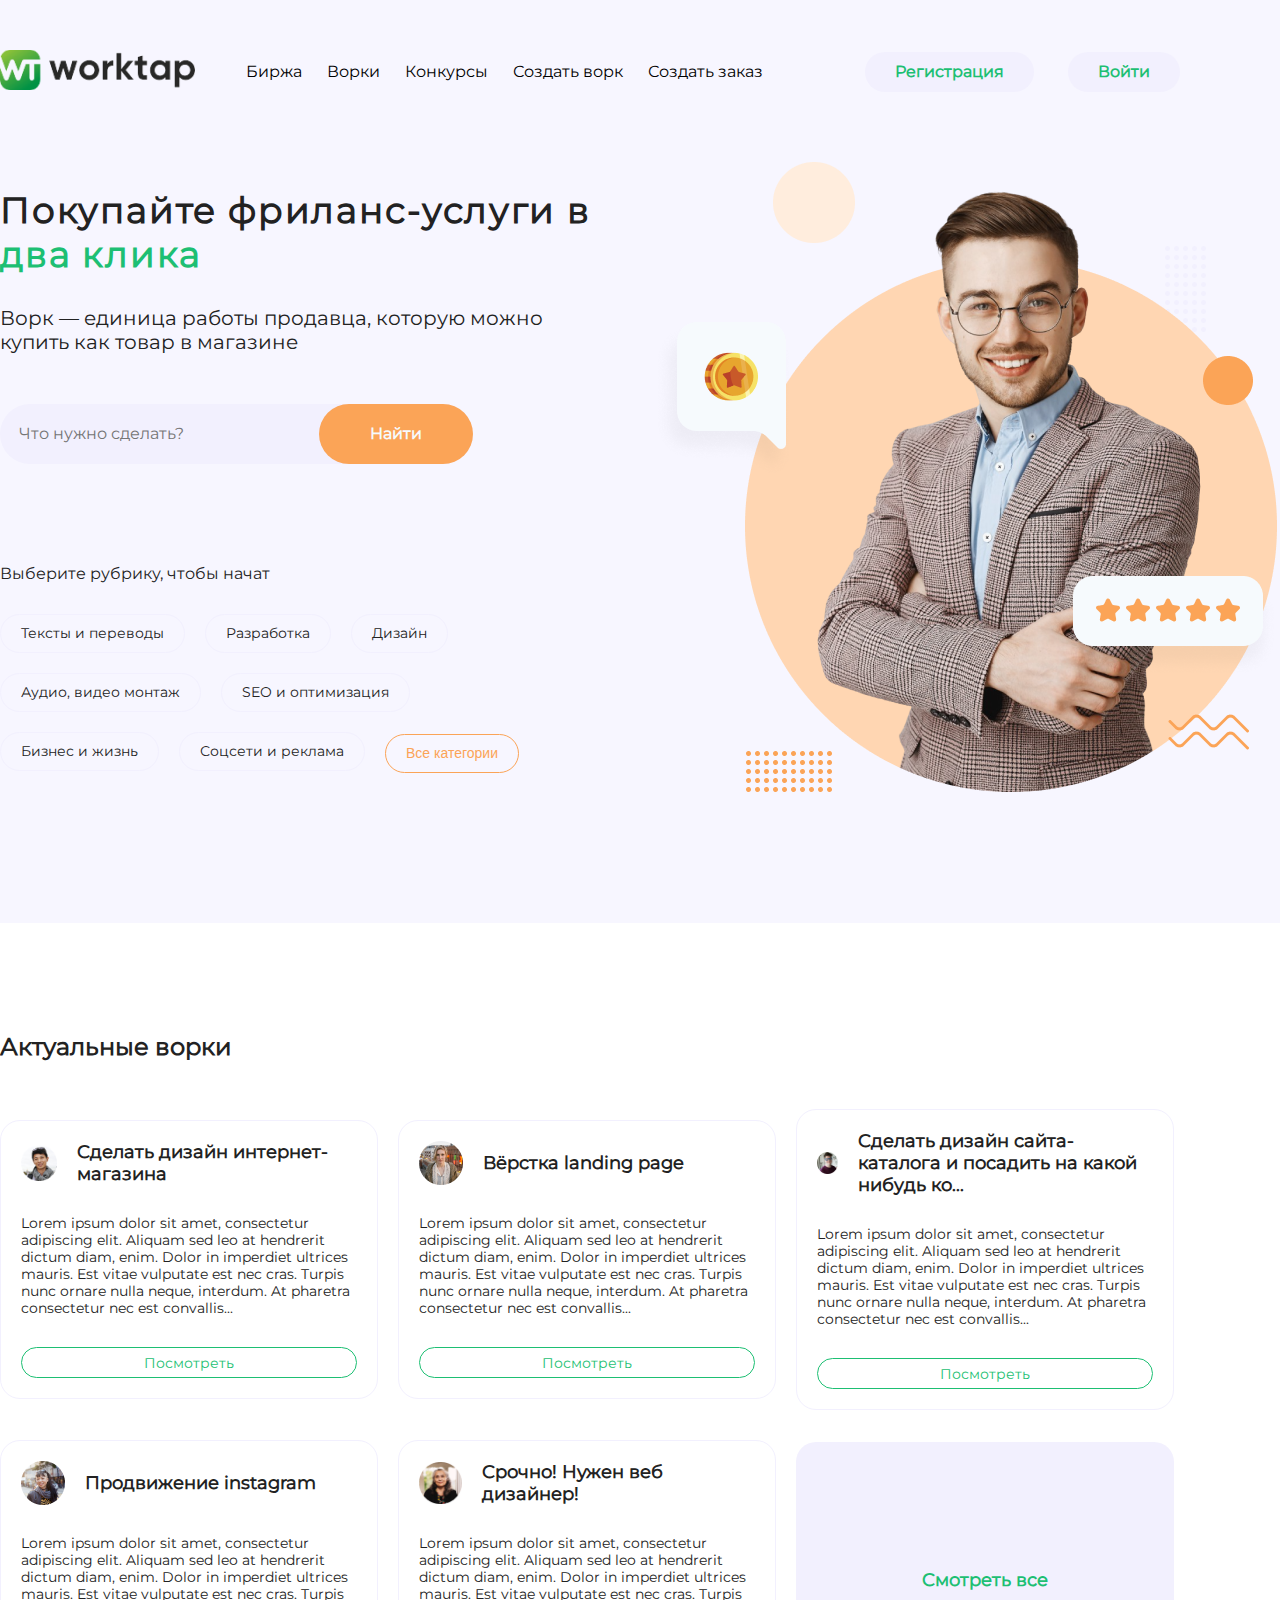
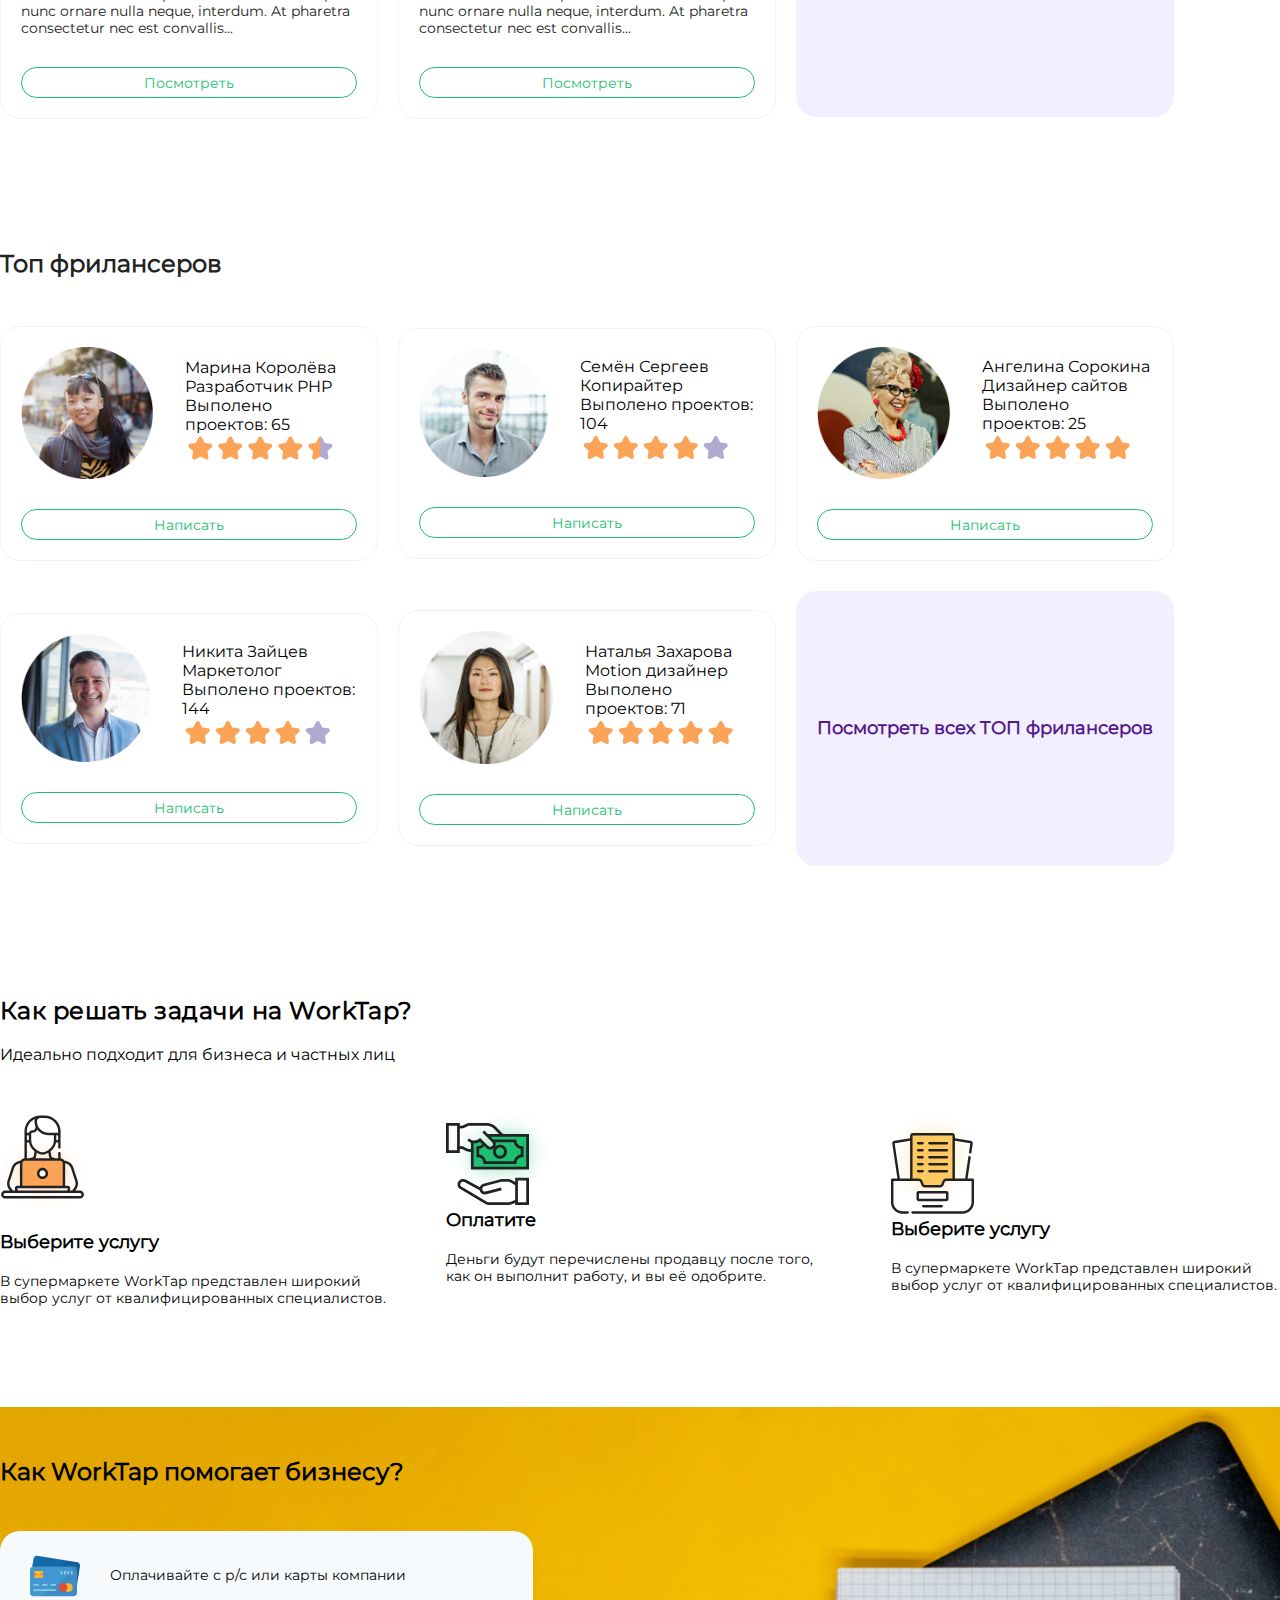
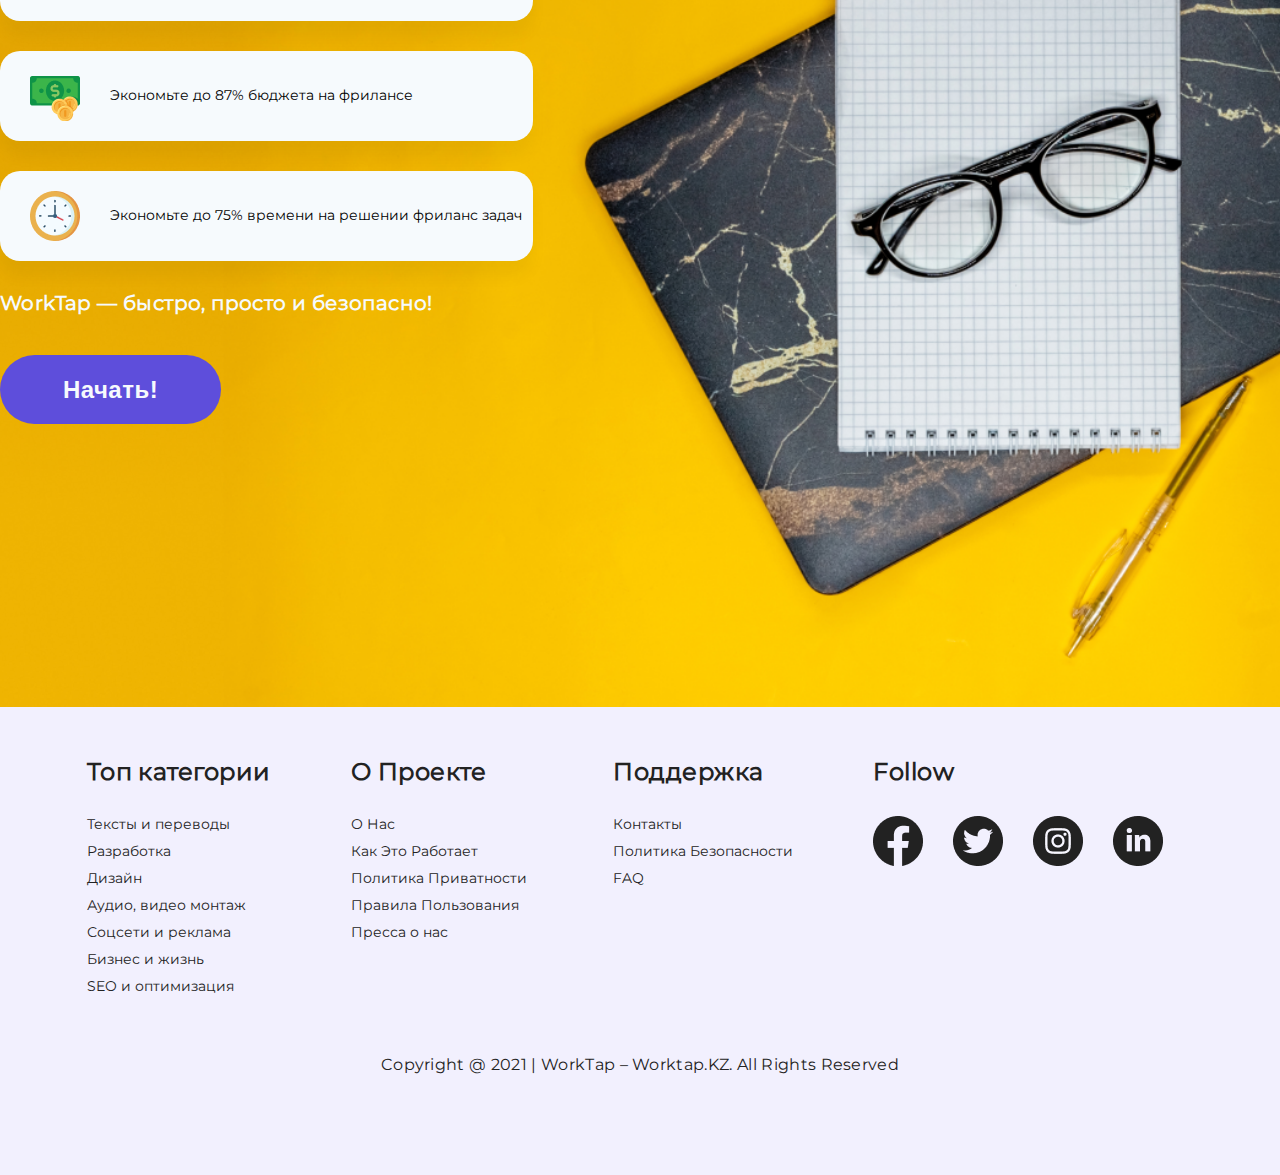
<file: index.html>
<!DOCTYPE html> 
<html lang="en"> 
<head> 
    <meta charset="UTF-8"> 
    <meta http-equiv="X-UA-Compatible" content="IE=edge"> 
    <meta name="viewport" content="width=device-width, initial-scale=1.0"> 
     
    <link rel="stylesheet" href="css/style.css"> 
    <title>Worktap</title> 
</head> 
<body style='overflow-x:hidden;'> 
    <section class="one"> 
        <div class="container"> 
            <header class="main_header"> 
                <div class="top_nav"> 
                    <div class="top_nav__logo"> 
                        <a href="#"> 
                            <img class="logo" src="img/image 3.png" alt=""> 
                        </a> 
                    </div> 
                    <ul class="top_nav__menu"> 
                        <li> 
                            <a href="birzha.html" class="top_nav__link">Биржа</a> 
                        </li> 
                        <li> 
                            <a href="" class="top_nav__link">Ворки</a> 
                        </li> 
                        <li> 
                            <a href="" class="top_nav__link">Конкурсы</a> 
                        </li> 
                        <li> 
                            <a href="" class="top_nav__link">Создать ворк</a> 
                        </li> 
                        <li> 
                            <a href="" class="top_nav__link">Создать заказ</a> 
                        </li> 
                    </ul> 
                    <div class="burger__top_nav"> 
                        <span></span> 
                        <span></span> 
                        <span></span> 
                        <span></span> 
                        <span></span> 
                    </div> 
                    <div class="top_nav__buttons"> 
                        <button class="registr">Регистрация</button> 
                        <button class="enter">Войти</button> 
                    </div> 
                </div> 
                <div class="content_one"> 
                    <div class="content_one__left"> 
                        <div class="zagolovok"> 
                            <p>Покупайте фриланс-услуги в <span class="colortext">два клика</span></p> 
                        </div> 
                        <div class="zagolovok_two"> 
                            <p>Ворк — единица работы продавца, которую можно купить как товар в магазине</p> 
                        </div> 
                        <form action="" class="text-center" id="index-bottom-form"> 
                            <input class="whattodo" type="text" placeholder="Что нужно сделать?"> 
                            <button class="nayti">Найти</button> 
                        </form> 
                        <fieldset class="categories"> 
                            <legend class="categories__title">Выберите рубрику, чтобы начат</legend> 
                            <div class="categories__text"> 
                                <label class="categories__label" for="text">Тексты и переводы</label> 
                            </div> 
                            <div class="categories__development"> 
                                <label class="categories__label" for="development">Разработка</label> 
                            </div> 
                            <div class="categories__design"> 
                                <label class="categories__label" for="design">Дизайн</label> 
                            </div> 
                            <div class="categories__editing"> 
                                <label class="categories__label" for="editing">Аудио, видео монтаж</label> 
                            </div> 
                            <div class="categories__seo"> 
                                <label class="categories__label" for="seo">SEO и оптимизация</label> 
                            </div> 
                            <div class="categories__business"> 
                                <label class="categories__label" for="business">Бизнес и жизнь</label> 
                            </div> 
                            <div class="categories__advert"> 
                                <label class="categories__label" for="advert">Соцсети и реклама</label> 
                            </div> 
                            <input class="categories__button" type="button" value="Все категории"> 
                        </fieldset> 
                    </div> 
                    <div class="content_one__right"> 
                        <div class="right_img"> 
                            <img src="img/img-main.png" alt=""> 
                        </div> 
                    </div> 
                </div> 
            </header> 
        </div> 
    </section> 
    <section class="two"> 
        <div class="container"> 
            <div class="two__title"> 
                <p>Актуальные ворки</p> 
            </div> 
            <div class="work_wrapper"> 
                <div class="work_cards work-item"> 
                    <header class="work_card__header"> 
                        <img class="work_card__img" src="img/work1.png" alt=""> 
                        <p class="work_card__name">Сделать дизайн интернет-магазина</p> 
                    </header> 
                    <p class="work_card__description"> 
                        Lorem ipsum dolor sit amet, consectetur adipiscing elit. Aliquam sed leo at hendrerit dictum diam, enim. Dolor in imperdiet ultrices mauris. Est vitae vulputate est nec cras. Turpis nunc ornare nulla neque, interdum. At pharetra consectetur nec est convallis... 
                    </p> 
                    <footer class="work_card__footer"> 
                        <a class="work_card__button" href="">Посмотреть</a> 
                    </footer> 
                </div> 
                <div class="work_cards work-item"> 
                    <header class="work_card__header"> 
                        <img class="work_card__img" src="img/work2.png" alt=""> 
                        <p class="work_card__name">Вёрстка landing page</p> 
                    </header> 
                    <p class="work_card__description"> 
                        Lorem ipsum dolor sit amet, consectetur adipiscing elit. Aliquam sed leo at hendrerit dictum diam, enim. Dolor in imperdiet ultrices mauris. Est vitae vulputate est nec cras. Turpis nunc ornare nulla neque, interdum. At pharetra consectetur nec est convallis... 
                    </p> 
                    <footer class="work_card__footer"> 
                        <a class="work_card__button" href="">Посмотреть</a> 
                    </footer> 
                </div> 
                <div class="work_cards work-item"> 
                    <header class="work_card__header"> 
                        <img class="work_card__img" src="img/work3.png" alt=""> 
                        <p class="work_card__name">Сделать дизайн сайта-каталога и посадить на какой нибудь ко...</p> 
                    </header> 
                    <p class="work_card__description"> 
                        Lorem ipsum dolor sit amet, consectetur adipiscing elit. Aliquam sed leo at hendrerit dictum diam, enim. Dolor in imperdiet ultrices mauris. Est vitae vulputate est nec cras. Turpis nunc ornare nulla neque, interdum. At pharetra consectetur nec est convallis... 
                    </p> 
                    <footer class="work_card__footer"> 
                        <a class="work_card__button" href="">Посмотреть</a> 
                    </footer> 
                </div> 
                <div class="work_cards work-item"> 
                    <header class="work_card__header"> 
                        <img class="work_card__img" src="img/work4.png" alt=""> 
                        <p class="work_card__name">Продвижение instagram </p> 
                    </header> 
                    <p class="work_card__description"> 
                        Lorem ipsum dolor sit amet, consectetur adipiscing elit. Aliquam sed leo at hendrerit dictum diam, enim. Dolor in imperdiet ultrices mauris. Est vitae vulputate est nec cras. Turpis nunc ornare nulla neque, interdum. At pharetra consectetur nec est convallis... 
                    </p> 
                    <footer class="work_card__footer"> 
                        <a class="work_card__button" href="">Посмотреть</a> 
                    </footer> 
                </div> 
                <div class="work_cards work-item"> 
                    <header class="work_card__header"> 
                        <img class="work_card__img" src="img/work5.png" alt=""> 
                        <p class="work_card__name">Срочно! Нужен веб дизайнер!</p> 
                    </header> 
                    <p class="work_card__description"> 
                        Lorem ipsum dolor sit amet, consectetur adipiscing elit. Aliquam sed leo at hendrerit dictum diam, enim. Dolor in imperdiet ultrices mauris. Est vitae vulputate est nec cras. Turpis nunc ornare nulla neque, interdum. At pharetra consectetur nec est convallis... 
                    </p> 
                    <footer class="work_card__footer"> 
                        <a class="work_card__button" href="">Посмотреть</a> 
                    </footer> 
                </div> 
                <div class="work_cards button-all"> 
                    <a class="work-card__button-all" href="">Смотреть все</a> 
                </div> 
            </div> 
        </div> 
    </section> 
    <section class="three"> 
        <div class="container"> 
            <div class="three__title"> 
                <p>Топ фрилансеров</p> 
            </div> 
            <div class="freelancer__wrapper"> 
                <div class="freelancer_cards freelancer-item"> 
                    <header class="freelancer_card__header"> 
                        <img class="freelancer_card__img" src="img/freelans1.png" alt=""> 
                        <div class="freelancer_info"> 
                            <p class="freelancer_card__name">Марина Королёва</p> 
                            <p class="freelancer_card__speciality">Разработчик PHP</p> 
                            <p class="freelancer_card__project_done">Выполено проектов: 65</p> 
                            <div class="freelancer_card__rates"> 
                                <img class="rate__star" src="img/Group1.png" alt="+"> 
                            </div> 
                        </div> 
                    </header> 
                    <footer class="freelancer_card__footer"> 
                        <a href="" class="freelancer_card_button">Написать</a> 
                    </footer> 
                </div> 
                <div class="freelancer_cards freelancer-item">    
                    <header class="freelancer_card__header"> 
                        <img class="freelancer_card__img" src="img/freelans2.png" alt=""> 
                        <div class="freelancer_info"> 
                            <p class="freelancer_card__name">Семён Сергеев</p> 
                            <p class="freelancer_card__speciality">Копирайтер</p> 
                            <p class="freelancer_card__project_done">Выполено проектов: 104</p> 
                            <div class="freelancer_card__rates"> 
                                <img class="rate__star" src="img/Group 2.png" alt="+"> 
                            </div> 
                        </div> 
                    </header> 
                    <footer class="freelancer_card__footer"> 
                        <a href="" class="freelancer_card_button">Написать</a> 
                    </footer> 
                </div>  
                <div class="freelancer_cards freelancer-item">      
                    <header class="freelancer_card__header"> 
                        <img class="freelancer_card__img" src="img/freelans3.png" alt=""> 
                        <div class="freelancer_info"> 
                            <p class="freelancer_card__name">Ангелина Сорокина</p> 
                            <p class="freelancer_card__speciality">Дизайнер сайтов</p> 
                            <p class="freelancer_card__project_done">Выполено проектов: 25</p> 
                            <div class="freelancer_card__rates"> 
                                <img class="rate__star" src="img/Group 3.png" alt="+"> 
                            </div> 
                        </div> 
                    </header> 
                    <footer class="freelancer_card__footer"> 
                        <a href="" class="freelancer_card_button">Написать</a> 
                    </footer> 
                </div> 
                <div class="freelancer_cards freelancer-item">      
                    <header class="freelancer_card__header"> 
                        <img class="freelancer_card__img" src="img/freelans4.png" alt=""> 
                        <div class="freelancer_info"> 
                            <p class="freelancer_card__name">Никита Зайцев</p> 
                            <p class="freelancer_card__speciality">Маркетолог</p> 
                            <p class="freelancer_card__project_done">Выполено проектов: 144</p> 
                            <div class="freelancer_card__rates"> 
                                <img class="rate__star" src="img/Group 2.png" alt="+"> 
                            </div> 
                        </div> 
                    </header> 
                    <footer class="freelancer_card__footer"> 
                        <a href="" class="freelancer_card_button">Написать</a> 
                    </footer> 
                </div> 
                <div class="freelancer_cards freelancer-item">      
                    <header class="freelancer_card__header"> 
                        <img class="freelancer_card__img" src="img/freelans5.png" alt=""> 
                        <div class="freelancer_info"> 
                            <p class="freelancer_card__name">Наталья Захарова</p> 
                            <p class="freelancer_card__speciality">Motion дизайнер </p> 
                            <p class="freelancer_card__project_done">Выполено проектов: 71</p> 
                            <div class="freelancer_card__rates"> 
                                <img class="rate__star" src="img/Group 3.png" alt="+"> 
                            </div> 
                        </div> 
                    </header> 
                    <footer class="freelancer_card__footer"> 
                        <a href="" class="freelancer_card_button">Написать</a> 
                    </footer> 
                </div> 
                <div class="freelancer_card button-all"> 
                    <a class="freelancer-card__button-all" href="">Посмотреть всех ТОП фрилансеров</a> 
                </div> 
            </div> 
        </div> 
    </section> 
    <section class="four"> 
        <div class="container"> 
            <div class="four_title"> 
                <p class="four_title__heading">Как решать задачи на WorkTap?</p> 
                <p class="four_title__description">Идеально подходит для бизнеса и частных лиц</p> 
            </div> 
            <div class="four_content"> 
                <div class="choose_service"> 
                    <img src="img/sec4_1.svg" alt="" class="four_content__img"> 
                    <p class="four_content__heading">Выберите услугу</p> 
                    <p class="four_content__description">В супермаркете WorkTap представлен широкий выбор услуг от квалифицированных специалистов.</p> 
                </div> 
                <div class="pay"> 
                    <img src="img/sec4_2.svg" alt="" class="choose_service__img"> 
                    <p class="four_content__heading">Оплатите</p> 
                    <p class="four_content__description">Деньги будут перечислены продавцу после того, как он выполнит работу, и вы её одобрите.</p> 
                </div> 
                <div class="get_result"> 
                    <img src="img/sec4_3.svg" alt="" class="choose_service__img"> 
                    <p class="four_content__heading">Выберите услугу</p> 
                    <p class="four_content__description">В супермаркете WorkTap представлен широкий выбор услуг от квалифицированных специалистов.</p> 
                </div> 
            </div> 
        </div> 
    </section> 
    <section class="five"> 
        <div class="container"> 
            <h2 class="five_heading">Как WorkTap помогает бизнесу?</h2> 
            <div class="three_benefits"> 
                    <div class="first_benefit benefit_content"> 
                        <img src="img/credit-card.png" alt="" class="benefit__img"> 
                        <p class="benefit__description">Оплачивайте с р/с или карты компании</p> 
                    </div> 
                    <div class="second_benefit benefit_content"> 
                        <img src="img/money.png" alt="" class="benefit__img"> 
                        <p class="benefit__description">Экономьте до 87% бюджета на фрилансе</p> 
                    </div> 
                    <div class="third_benefit benefit_content"> 
                        <img src="img/clock.png" alt="" class="benefit__img"> 
                        <p class="benefit__description">Экономьте до 75% времени на решении фриланс задач</p> 
                    </div> 
            </div> 
            <div class="five_bottom__description"> 
                <p class="bottom__description">WorkTap — быстро, просто и безопасно!</p> 
            </div> 
            <div class="five_button"> 
                <button class="five_bottom__button">Начать!</button> 
            </div> 
        </div>  
    </section> 
    <section class="six"> 
        <div class="container"> 
            <footer class="footer_six"> 
                <div class="footer_wrapper"> 
                    <div class="footer_wrapper__left"> 
                        <div class="footer_categories"> 
                            <div class="footer__title">Топ категории</div> 
                            <ul class="footer_list"> 
                                <li class="footer_list__item"> 
                                    <a href="" class="footer_list__link">Тексты и переводы</a> 
                                </li> 
                                <li class="footer_list__item"> 
                                    <a href="" class="footer_list__link">Разработка</a> 
                                </li> 
                                <li class="footer_list__item"> 
                                    <a href="" class="footer_list__link">Дизайн</a> 
                                </li> 
                                <li class="footer_list__item"> 
                                    <a href="" class="footer_list__link">Аудио, видео монтаж</a> 
                                </li> 
                                <li class="footer_list__item"> 
                                    <a href="" class="footer_list__link">Соцсети и реклама</a> 
                                </li> 
                                <li class="footer_list__item"> 
                                    <a href="" class="footer_list__link">Бизнес и жизнь</a> 
                                </li> 
                                <li class="footer_list__item"> 
                                    <a href="" class="footer_list__link">SEO и оптимизация</a> 
                                </li> 
                            </ul> 
                        </div> 
                        <div class="footer_projects"> 
                            <div class="footer__title">О Проекте</div> 
                            <ul class="footer_list"> 
                                <li class="footer_list__item"> 
                                    <a href="" class="footer_list__link">О Нас</a> 
                                </li> 
                                <li class="footer_list__item"> 
                                    <a href="" class="footer_list__link">Как Это Работает</a> 
                                </li> 
                                <li class="footer_list__item"> 
                                    <a href="" class="footer_list__link">Политика Приватности</a> 
                                </li> 
                                <li class="footer_list__item"> 
                                    <a href="" class="footer_list__link">Правила Пользования </a> 
                                </li> 
                                <li class="footer_list__item"> 
                                    <a href="" class="footer_list__link">Пресса о нас</a> 
                                </li> 
                            </ul> 
                        </div> 
                    </div> 
                    <div class="footer_wrapper__right"> 
                        <div class="footer_support"> 
                            <div class="footer__title">Поддержка</div> 
                            <ul class="footer_list"> 
                                <li class="footer_list__item"> 
                                    <a href="" class="footer_list__link">Контакты</a> 
                                </li> 
                                <li class="footer_list__item"> 
                                    <a href="" class="footer_list__link">Политика Безопасности</a> 
                                </li> 
                                <li class="footer_list__item"> 
                                    <a href="" class="footer_list__link">FAQ</a> 
                                </li> 
                            </ul> 
                        </div> 
                        <div class="footer_follow"> 
                            <div class="footer__title">Follow</div> 
                            <ul class="footer_follow__item"> 
                                <li class="footer_follow__list"> 
                                    <a href="" class="footer_follow__link"> 
                                        <img src="img/footer_face.png" alt=""> 
                                    </a> 
                                </li> 
                                <li class="footer_follow__list"> 
                                    <a href="" class="footer_follow__link"> 
                                        <img src="img/footer_twitt.png" alt=""> 
                                    </a> 
                                </li> 
                                <li class="footer_follow__list"> 
                                    <a href="" class="footer_follow__link"> 
                                        <img src="img/footer_inst.png" alt=""> 
                                    </a> 
                                </li> 
                                <li class="footer_follow__list"> 
                                    <a href="" class="footer_follow__link"> 
                                        <img src="img/footer_link.png" alt=""> 
                                    </a> 
                                </li> 
                            </ul> 
                        </div> 
                    </div> 
                     
                </div> 
                <p class="footer__copyright">Copyright @ 2021 | WorkTap – Worktap.KZ. All Rights Reserved</p> 
            </footer> 
        </div> 
    </section>  
 
    <script src="https://ajax.aspnetcdn.com/ajax/jQuery/jquery-3.6.0.js"></script> 
    <script src="js/script.js"></script> 
</body>   
</html>
</file>
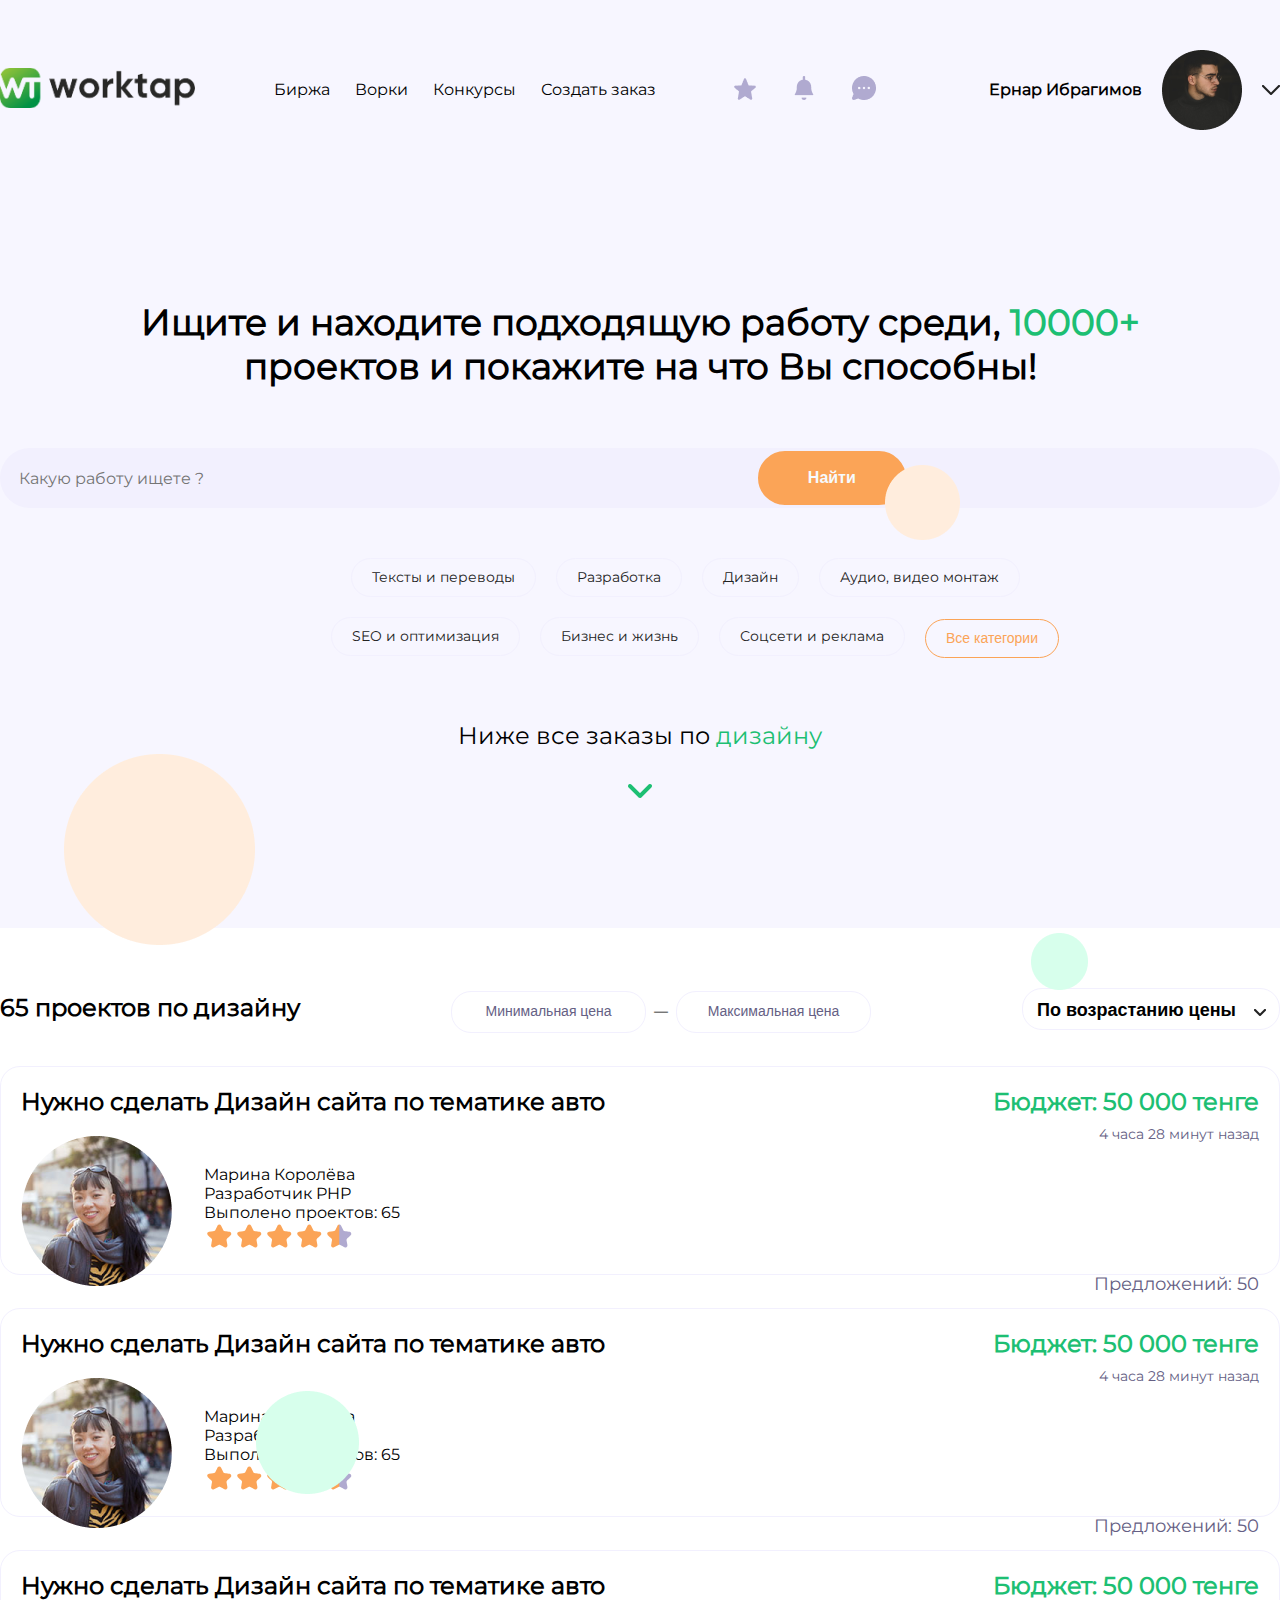
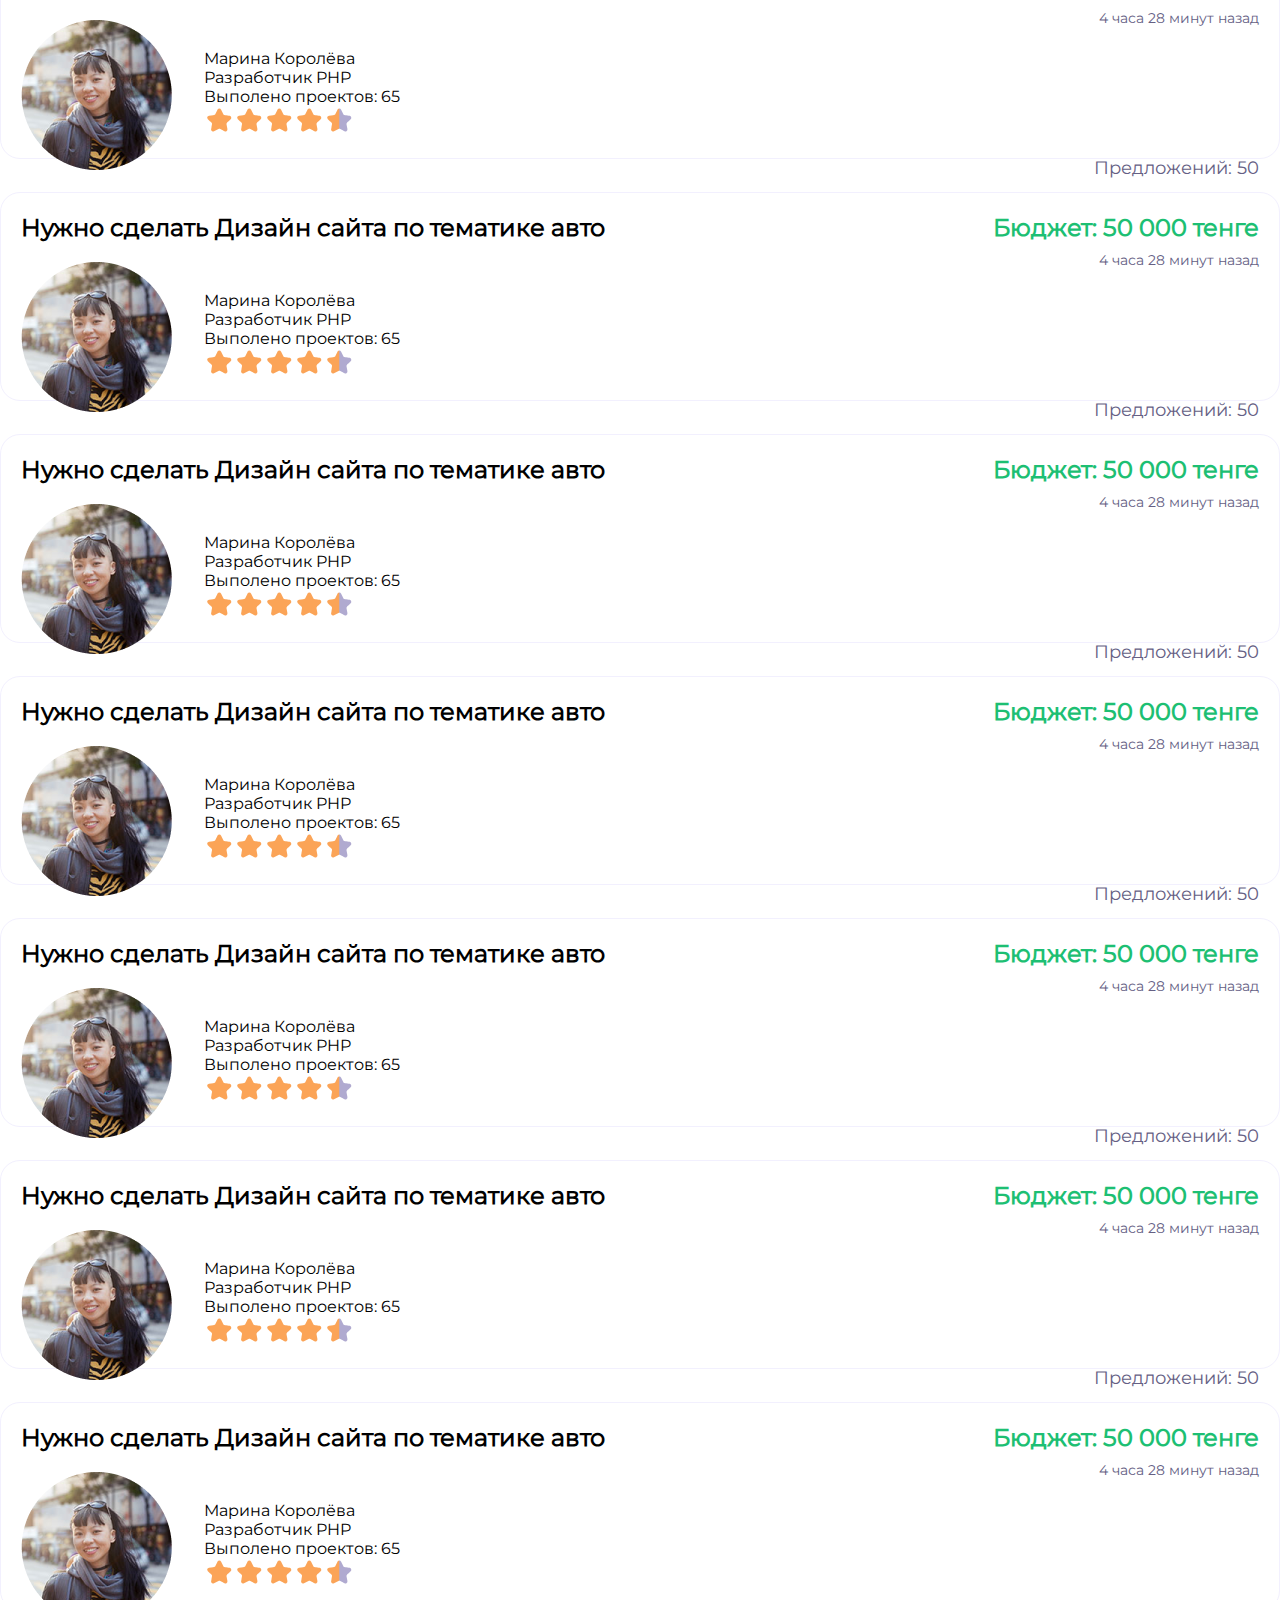
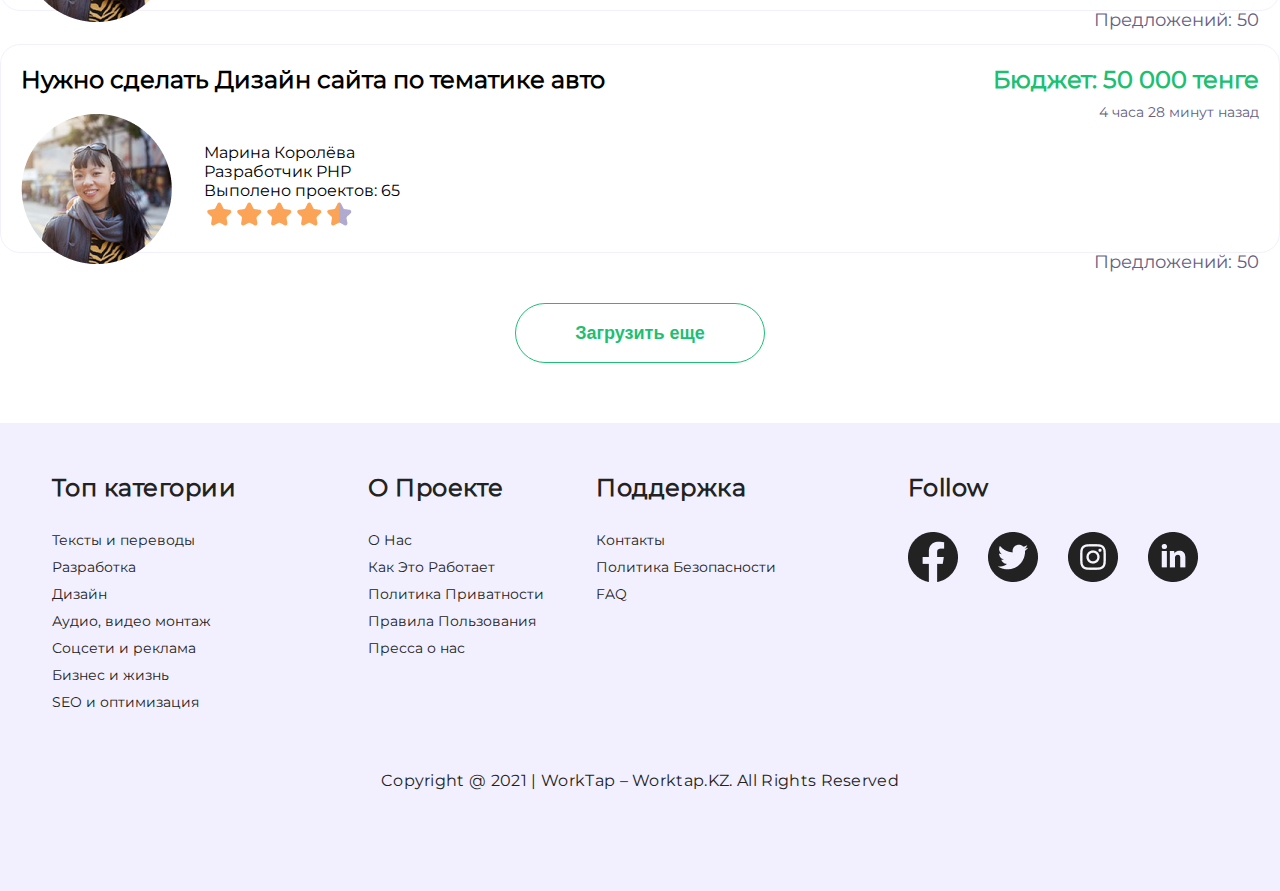
<file: birzha.html>
<!DOCTYPE html>
<html lang="en">
<head>
    <meta charset="UTF-8">
    <meta http-equiv="X-UA-Compatible" content="IE=edge">
    <meta name="viewport" content="width=device-width, initial-scale=1.0">
    <link rel="stylesheet" href="css/style.css">
    <title>Document</title>
</head>
<body>
    <section class="one_birzha">
        <div class="container">
            <header class="main_header">
                <div class="top_nav">
                    <div class="top_nav__logo">
                        <a href="index.html">
                            <img src="img/image 3.png" alt="">
                        </a>
                    </div>
                    <ul class="top_nav__menu">
                        <li>
                            <a href="" class="top_nav__link">Биржа</a>
                        </li>
                        <li>
                            <a href="" class="top_nav__link">Ворки</a>
                        </li>
                        <li>
                            <a href="" class="top_nav__link">Конкурсы</a>
                        </li>
                        <li>
                            <a href="" class="top_nav__link">Создать заказ</a>
                        </li>
                    </ul>
                    <div class="top_nav__pics">
                        <img src="img/birzh/star.png" alt="" class="top_nav__img">
                        <img src="img/birzh/bell.png" alt="" class="top_nav__img">
                        <img src="img/birzh/cloud.png" alt="" class="top_nav__img">
                    </div>
                    <div class="top_nav__specialist">
                        <p class="top_nav__name">Ернар Ибрагимов</p>
                        <img src="img/birzh/lico_header.png" alt="" class="specialist_photo">
                        <img src="img/birzh/v.png" alt="" class="specialist_v">
                    </div>
                </div>
            </header>
            <div class="birzha_centr">
                <div class="content_one__birzha_zag">
                    <div class="zagolovok_birzha">
                        <p>Ищите и находите подходящую работу среди, <span class="colortext">10000+</span> проектов и покажите на что Вы способны!</p>
                    </div>
                </div>
                <div class="content_one__birzha">
                    <form action="" class="text-center_birzha" id="index-bottom-form">
                        <input class="whattodo" type="text" placeholder="Какую работу ищете ?">
                        <input class="searching_button" type="button" value="Найти">
                    </form>
                    <fieldset class="categories_birzha">
                        <div class="categories__text">
                            <label class="categories__label" for="text">Тексты и переводы</label>
                        </div>
                        <div class="categories__development">
                            <label class="categories__label" for="development">Разработка</label>
                        </div>
                        <div class="categories__design">
                            <label class="categories__label" for="design">Дизайн</label>
                        </div>
                        <div class="categories__editing">
                            <label class="categories__label" for="editing">Аудио, видео монтаж</label>
                        </div>
                        <div class="categories__seo">
                            <label class="categories__label" for="seo">SEO и оптимизация</label>
                        </div>
                        <div class="categories__business">
                            <label class="categories__label" for="business">Бизнес и жизнь</label>
                        </div>
                        <div class="categories__advert">
                            <label class="categories__label" for="advert">Соцсети и реклама</label>
                        </div>
                        <input class="categories__button" type="button" value="Все категории">
                    </fieldset>
                    <div class="content_footer">
                        <p class="con_foot">Ниже все заказы по <span class="colortext">дизайну</span></p>
                    </div>
                    <div class="content_footer__galka">
                        <img src="img/birzh/v_green.png" alt="" class="img_foot">
                    </div>
                </div>
            </div>
        </div>
        <div class="one_birzha__backimg">
            <img src="img/birzh/Ellipse60.png" alt="" class="backimg1">
            <img src="img/birzh/Ellipse64.png" alt="" class="backimg2">
            <img src="img/birzh/Ellipse 63.png" alt="" class="backimg3">
            <img src="img/birzh/Ellipse 61.png" alt="" class="backimg4">
        </div>
    </section>
    <section class="two_birzha">
        <div class="container">
            <div class="two_birzha__top">
                <h2 class="sec_two__title">65 проектов по дизайну</h2>
                <div class="sec_two__buttons_top">
                    <button class="min">Минимальная цена</button>
                    <p class="sec_two__p_top">—</p>
                    <button class="max">Максимальная цена</button>
                </div>
                <div class="sec_two__price_sort">
                    <button class="price_sort_button">По возрастанию цены</button>
                    <img src="img/birzh/v_price_sort.png" alt="" class="price_sort__img">
                </div>
            </div>
            <div class="sec_two__freelancers">
                <div class="freelancer_cards freelancer-item__birzha">
                    <div class="freelancer-item__birzha_left">
                        <h2 class="freelancer_card__title">Нужно сделать Дизайн сайта по тематике авто</h2>
                        <header class="freelancer_card__header_birzha">
                            <img class="freelancer_card__img" src="img/freelans1.png" alt="">
                            <div class="freelancer_info">
                                <p class="freelancer_card__name">Марина Королёва</p>
                                <p class="freelancer_card__speciality">Разработчик PHP</p>
                                <p class="freelancer_card__project_done">Выполено проектов: 65</p>
                                <div class="freelancer_card__rates">
                                    <img class="rate__star" src="img/Group1.png" alt="+">
                                </div>
                            </div>
                        </header>
                    </div> 
                    <div class="freelancer-item__birzha_right">
                        <h2 class="freelance_card__title_right">Бюджет: 50 000 тенге</h2>
                        <p class="freelance_card__right">4 часа 28 минут назад</p>
                        <p class="freelance_card__right_bottom">Предложений: 50</p>
                    </div>  
                </div>
                <div class="freelancer_cards freelancer-item__birzha">
                    <div class="freelancer-item__birzha_left">
                        <h2 class="freelancer_card__title">Нужно сделать Дизайн сайта по тематике авто</h2>
                        <header class="freelancer_card__header_birzha">
                            <img class="freelancer_card__img" src="img/freelans1.png" alt="">
                            <div class="freelancer_info">
                                <p class="freelancer_card__name">Марина Королёва</p>
                                <p class="freelancer_card__speciality">Разработчик PHP</p>
                                <p class="freelancer_card__project_done">Выполено проектов: 65</p>
                                <div class="freelancer_card__rates">
                                    <img class="rate__star" src="img/Group1.png" alt="+">
                                </div>
                            </div>
                        </header>
                    </div> 
                    <div class="freelancer-item__birzha_right">
                        <h2 class="freelance_card__title_right">Бюджет: 50 000 тенге</h2>
                        <p class="freelance_card__right">4 часа 28 минут назад</p>
                        <p class="freelance_card__right_bottom">Предложений: 50</p>
                    </div>  
                </div>
                <div class="freelancer_cards freelancer-item__birzha">
                    <div class="freelancer-item__birzha_left">
                        <h2 class="freelancer_card__title">Нужно сделать Дизайн сайта по тематике авто</h2>
                        <header class="freelancer_card__header_birzha">
                            <img class="freelancer_card__img" src="img/freelans1.png" alt="">
                            <div class="freelancer_info">
                                <p class="freelancer_card__name">Марина Королёва</p>
                                <p class="freelancer_card__speciality">Разработчик PHP</p>
                                <p class="freelancer_card__project_done">Выполено проектов: 65</p>
                                <div class="freelancer_card__rates">
                                    <img class="rate__star" src="img/Group1.png" alt="+">
                                </div>
                            </div>
                        </header>
                    </div> 
                    <div class="freelancer-item__birzha_right">
                        <h2 class="freelance_card__title_right">Бюджет: 50 000 тенге</h2>
                        <p class="freelance_card__right">4 часа 28 минут назад</p>
                        <p class="freelance_card__right_bottom">Предложений: 50</p>
                    </div>  
                </div>
                <div class="freelancer_cards freelancer-item__birzha">
                    <div class="freelancer-item__birzha_left">
                        <h2 class="freelancer_card__title">Нужно сделать Дизайн сайта по тематике авто</h2>
                        <header class="freelancer_card__header_birzha">
                            <img class="freelancer_card__img" src="img/freelans1.png" alt="">
                            <div class="freelancer_info">
                                <p class="freelancer_card__name">Марина Королёва</p>
                                <p class="freelancer_card__speciality">Разработчик PHP</p>
                                <p class="freelancer_card__project_done">Выполено проектов: 65</p>
                                <div class="freelancer_card__rates">
                                    <img class="rate__star" src="img/Group1.png" alt="+">
                                </div>
                            </div>
                        </header>
                    </div> 
                    <div class="freelancer-item__birzha_right">
                        <h2 class="freelance_card__title_right">Бюджет: 50 000 тенге</h2>
                        <p class="freelance_card__right">4 часа 28 минут назад</p>
                        <p class="freelance_card__right_bottom">Предложений: 50</p>
                    </div>  
                </div>
                <div class="freelancer_cards freelancer-item__birzha">
                    <div class="freelancer-item__birzha_left">
                        <h2 class="freelancer_card__title">Нужно сделать Дизайн сайта по тематике авто</h2>
                        <header class="freelancer_card__header_birzha">
                            <img class="freelancer_card__img" src="img/freelans1.png" alt="">
                            <div class="freelancer_info">
                                <p class="freelancer_card__name">Марина Королёва</p>
                                <p class="freelancer_card__speciality">Разработчик PHP</p>
                                <p class="freelancer_card__project_done">Выполено проектов: 65</p>
                                <div class="freelancer_card__rates">
                                    <img class="rate__star" src="img/Group1.png" alt="+">
                                </div>
                            </div>
                        </header>
                    </div> 
                    <div class="freelancer-item__birzha_right">
                        <h2 class="freelance_card__title_right">Бюджет: 50 000 тенге</h2>
                        <p class="freelance_card__right">4 часа 28 минут назад</p>
                        <p class="freelance_card__right_bottom">Предложений: 50</p>
                    </div>  
                </div>
                <div class="freelancer_cards freelancer-item__birzha">
                    <div class="freelancer-item__birzha_left">
                        <h2 class="freelancer_card__title">Нужно сделать Дизайн сайта по тематике авто</h2>
                        <header class="freelancer_card__header_birzha">
                            <img class="freelancer_card__img" src="img/freelans1.png" alt="">
                            <div class="freelancer_info">
                                <p class="freelancer_card__name">Марина Королёва</p>
                                <p class="freelancer_card__speciality">Разработчик PHP</p>
                                <p class="freelancer_card__project_done">Выполено проектов: 65</p>
                                <div class="freelancer_card__rates">
                                    <img class="rate__star" src="img/Group1.png" alt="+">
                                </div>
                            </div>
                        </header>
                    </div> 
                    <div class="freelancer-item__birzha_right">
                        <h2 class="freelance_card__title_right">Бюджет: 50 000 тенге</h2>
                        <p class="freelance_card__right">4 часа 28 минут назад</p>
                        <p class="freelance_card__right_bottom">Предложений: 50</p>
                    </div>  
                </div>
                <div class="freelancer_cards freelancer-item__birzha">
                    <div class="freelancer-item__birzha_left">
                        <h2 class="freelancer_card__title">Нужно сделать Дизайн сайта по тематике авто</h2>
                        <header class="freelancer_card__header_birzha">
                            <img class="freelancer_card__img" src="img/freelans1.png" alt="">
                            <div class="freelancer_info">
                                <p class="freelancer_card__name">Марина Королёва</p>
                                <p class="freelancer_card__speciality">Разработчик PHP</p>
                                <p class="freelancer_card__project_done">Выполено проектов: 65</p>
                                <div class="freelancer_card__rates">
                                    <img class="rate__star" src="img/Group1.png" alt="+">
                                </div>
                            </div>
                        </header>
                    </div> 
                    <div class="freelancer-item__birzha_right">
                        <h2 class="freelance_card__title_right">Бюджет: 50 000 тенге</h2>
                        <p class="freelance_card__right">4 часа 28 минут назад</p>
                        <p class="freelance_card__right_bottom">Предложений: 50</p>
                    </div>  
                </div>
                <div class="freelancer_cards freelancer-item__birzha">
                    <div class="freelancer-item__birzha_left">
                        <h2 class="freelancer_card__title">Нужно сделать Дизайн сайта по тематике авто</h2>
                        <header class="freelancer_card__header_birzha">
                            <img class="freelancer_card__img" src="img/freelans1.png" alt="">
                            <div class="freelancer_info">
                                <p class="freelancer_card__name">Марина Королёва</p>
                                <p class="freelancer_card__speciality">Разработчик PHP</p>
                                <p class="freelancer_card__project_done">Выполено проектов: 65</p>
                                <div class="freelancer_card__rates">
                                    <img class="rate__star" src="img/Group1.png" alt="+">
                                </div>
                            </div>
                        </header>
                    </div> 
                    <div class="freelancer-item__birzha_right">
                        <h2 class="freelance_card__title_right">Бюджет: 50 000 тенге</h2>
                        <p class="freelance_card__right">4 часа 28 минут назад</p>
                        <p class="freelance_card__right_bottom">Предложений: 50</p>
                    </div>  
                </div>
                <div class="freelancer_cards freelancer-item__birzha">
                    <div class="freelancer-item__birzha_left">
                        <h2 class="freelancer_card__title">Нужно сделать Дизайн сайта по тематике авто</h2>
                        <header class="freelancer_card__header_birzha">
                            <img class="freelancer_card__img" src="img/freelans1.png" alt="">
                            <div class="freelancer_info">
                                <p class="freelancer_card__name">Марина Королёва</p>
                                <p class="freelancer_card__speciality">Разработчик PHP</p>
                                <p class="freelancer_card__project_done">Выполено проектов: 65</p>
                                <div class="freelancer_card__rates">
                                    <img class="rate__star" src="img/Group1.png" alt="+">
                                </div>
                            </div>
                        </header>
                    </div> 
                    <div class="freelancer-item__birzha_right">
                        <h2 class="freelance_card__title_right">Бюджет: 50 000 тенге</h2>
                        <p class="freelance_card__right">4 часа 28 минут назад</p>
                        <p class="freelance_card__right_bottom">Предложений: 50</p>
                    </div>  
                </div>
                <div class="freelancer_cards freelancer-item__birzha">
                    <div class="freelancer-item__birzha_left">
                        <h2 class="freelancer_card__title">Нужно сделать Дизайн сайта по тематике авто</h2>
                        <header class="freelancer_card__header_birzha">
                            <img class="freelancer_card__img" src="img/freelans1.png" alt="">
                            <div class="freelancer_info">
                                <p class="freelancer_card__name">Марина Королёва</p>
                                <p class="freelancer_card__speciality">Разработчик PHP</p>
                                <p class="freelancer_card__project_done">Выполено проектов: 65</p>
                                <div class="freelancer_card__rates">
                                    <img class="rate__star" src="img/Group1.png" alt="+">
                                </div>
                            </div>
                        </header>
                    </div> 
                    <div class="freelancer-item__birzha_right">
                        <h2 class="freelance_card__title_right">Бюджет: 50 000 тенге</h2>
                        <p class="freelance_card__right">4 часа 28 минут назад</p>
                        <p class="freelance_card__right_bottom">Предложений: 50</p>
                    </div>  
                </div>
                <div class="zagryzit_eshe">
                    <button class="birzha_button">Загрузить еще</button>
                </div>
            </div>

        </div>
    </section>
    <section class="three_birzha">
        <div class="container">
            <footer class="footer_birzha">
                <div class="footer_wrapper">
                    <div class="footer_categories">
                        <div class="footer__title">Топ категории</div>
                        <ul class="footer_list">
                            <li class="footer_list__item">
                                <a href="" class="footer_list__link">Тексты и переводы</a>
                            </li>
                            <li class="footer_list__item">
                                <a href="" class="footer_list__link">Разработка</a>
                            </li>
                            <li class="footer_list__item">
                                <a href="" class="footer_list__link">Дизайн</a>
                            </li>
                            <li class="footer_list__item">
                                <a href="" class="footer_list__link">Аудио, видео монтаж</a>
                            </li>
                            <li class="footer_list__item">
                                <a href="" class="footer_list__link">Соцсети и реклама</a>
                            </li>
                            <li class="footer_list__item">
                                <a href="" class="footer_list__link">Бизнес и жизнь</a>
                            </li>
                            <li class="footer_list__item">
                                <a href="" class="footer_list__link">SEO и оптимизация</a>
                            </li>
                        </ul>
                    </div>
                    <div class="footer_projects">
                        <div class="footer__title">О Проекте</div>
                        <ul class="footer_list">
                            <li class="footer_list__item">
                                <a href="" class="footer_list__link">О Нас</a>
                            </li>
                            <li class="footer_list__item">
                                <a href="" class="footer_list__link">Как Это Работает</a>
                            </li>
                            <li class="footer_list__item">
                                <a href="" class="footer_list__link">Политика Приватности</a>
                            </li>
                            <li class="footer_list__item">
                                <a href="" class="footer_list__link">Правила Пользования </a>
                            </li>
                            <li class="footer_list__item">
                                <a href="" class="footer_list__link">Пресса о нас</a>
                            </li>
                        </ul>
                    </div>
                    <div class="footer_support">
                        <div class="footer__title">Поддержка</div>
                        <ul class="footer_list">
                            <li class="footer_list__item">
                                <a href="" class="footer_list__link">Контакты</a>
                            </li>
                            <li class="footer_list__item">
                                <a href="" class="footer_list__link">Политика Безопасности</a>
                            </li>
                            <li class="footer_list__item">
                                <a href="" class="footer_list__link">FAQ</a>
                            </li>
                        </ul>
                    </div>
                    <div class="footer_follow">
                        <div class="footer__title">Follow</div>
                        <ul class="footer_follow__item">
                            <li class="footer_follow__list">
                                <a href="" class="footer_follow__link">
                                    <img src="img/footer_face.png" alt="">
                                </a>
                            </li>
                            <li class="footer_follow__list">
                                <a href="" class="footer_follow__link">
                                    <img src="img/footer_twitt.png" alt="">
                                </a>
                            </li>
                            <li class="footer_follow__list">
                                <a href="" class="footer_follow__link">
                                    <img src="img/footer_inst.png" alt="">
                                </a>
                            </li>
                            <li class="footer_follow__list">
                                <a href="" class="footer_follow__link">
                                    <img src="img/footer_link.png" alt="">
                                </a>
                            </li>
                        </ul>
                    </div>
                </div>
                <p class="footer__copyright">Copyright @ 2021 | WorkTap – Worktap.KZ. All Rights Reserved</p>
            </footer>
        </div>
    </section>
</body>
</html>
</file>
<file: css/style.css>
@import './fonts.css'; 
* { 
    margin: 0; 
    padding: 0;
    outline: none !important;
    min-height: 0;
    min-width: 0; 
}
*, *::before, *::after {
    box-sizing: border-box;
}
body { 
    font-family: 'Montserrat', sans-serif; 
} 
.container { 
    max-width: 1320px; 
    margin: 0 auto; 
    width: 100%; 
} 
.colortext { 
    color: #1DBF73; 
} 
a { 
    text-decoration: none; 
} 
.main_header { 
    display: flex; 
    flex-direction: column; 
    padding-top: 50px; 
} 
li { 
    list-style-type: none; 
} 
img { 
    max-width: 100%; 
    height: auto; 
} 
.one { 
    background: #F7F6FF; 
    padding-bottom: 127px; 
    margin-bottom: 109px; 
} 
.top_nav { 
    display: flex; 
    top: 26px; 
    align-items: center;  
    justify-content: space-between; 
} 
.top_nav__menu { 
    display: flex; 
    flex-direction: row; 
    align-items: flex-start; 
    padding: 0px; 
    gap: 40px; 
    margin-left: 60px; 
} 
.top_nav__link { 
    font-family: 'Montserrat'; 
    font-style: normal; 
    font-weight: 500; 
    font-size: 16px; 
    line-height: 20px; 
    color: #000000; 
} 
.top_nav__buttons button { 
    font-family: 'Montserrat'; 
    font-style: normal; 
    font-weight: 600; 
    font-size: 16px; 
    line-height: 20px; 
    color: #1DBF73; 
    background-color: #F2F0FE; 
    padding: 10px 30px; 
    border: none; 
    border-radius: 25px; 
} 
.top_nav__buttons button:hover { 
    background: #1DBF73; 
    color: #F2F0FE; 
} 
.registr { 
    margin-left: 166px; 
} 
.enter { 
    margin-left: 30px; 
} 
.content_one { 
    display: flex; 
    justify-content: space-between; 
    align-items: center; 
    padding-top: 68px; 
} 
.content_one__left { 
    max-width: 591px; 
    padding-top: 20px; 
} 
.zagolovok { 
    font-family: 'Montserrat'; 
    font-style: normal; 
    font-weight: 700; 
    font-size: 36px; 
    line-height: 44px; 
    letter-spacing: 0.05em; 
    color: #222222; 
    margin-bottom: 30px; 
} 
.zagolovok_two { 
    font-family: 'Montserrat'; 
    font-style: normal; 
    font-weight: 500; 
    font-size: 20px; 
    line-height: 24px; 
    color: #222222; 
} 
.text-center { 
    padding: 50px 0;
    position: relative;
    max-width: 80%; 
} 
 
.whattodo { 
    width: 100%; 
    height: 60px; 
    background: #F2F0FE; 
    border: none; 
    border-radius: 50px; 
    font-family: 'Montserrat'; 
    font-weight: 500; 
    font-size: 16px; 
    line-height: 20px; 
    padding-left:19px; 
} 
.nayti { 
    width: 154px; 
    height: 60px; 
    background: #FBA457; 
    color: #F6FAFD; 
    font-family: 'Montserrat'; 
    font-weight: 700; 
    font-size: 16px; 
    line-height: 20px; 
    border-radius: 50px; 
    border: none; 
    position: absolute; 
    cursor: pointer; 
    right: 0;
    bottom: 50px;
} 
.categories { 
    display: flex; 
    flex-wrap: wrap; 
    align-items: center; 
    border-style: none; 
    max-width: 532px; 
} 
.categories__title { 
    font-family: 'Montserrat'; 
    font-weight: 500; 
    font-size: 16px; 
    line-height: 20px; 
    padding-top: 50px; 
    color: #222222; 
    margin-bottom: 30px; 
} 
.categories__label { 
    display: block; 
    cursor: pointer; 
    padding: 10px 20px; 
    border: 1px solid #F2F0FE; 
    border-radius: 50px; 
    margin-right: 20px; 
    margin-bottom: 20px; 
    font-family: 'Montserrat'; 
    font-weight: 400; 
    font-size: 14px; 
    line-height: 17px; 
    color: #222222; 
} 
.categories__button { 
    padding: 10px 20px; 
    border: 1px solid #FBA457; 
    border-radius: 50px; 
    font-style: normal; 
    font-weight: 500; 
    font-size: 14px; 
    line-height: 17px; 
    color: #FBA457; 
    background: none; 
    margin-bottom: 16px; 
} 
.two { 
    margin-bottom: 100px; 
} 
.two__title { 
    font-weight: 600; 
    font-size: 24px; 
    line-height: 29px; 
    color: #222222; 
    margin-bottom: 48px; 
} 
.work_wrapper { 
    display: flex; 
    align-items: center; 
    flex-wrap: wrap; 
} 
.work_card__header { 
    display: flex; 
    align-items: center; 
    margin-bottom: 30px; 
} 
.work_card__img { 
    margin-right: 20px; 
} 
.work_card__name { 
    font-weight: 600; 
    font-size: 18px; 
    line-height: 22px; 
    color: #222222; 
} 
.work_card__description { 
    font-weight: 400; 
    font-size: 14px; 
    line-height: 17px; 
    color: #222222; 
    margin-bottom: 30px; 
} 
.work_card__button { 
    display: block; 
    width: 100%; 
    height: 31px; 
    padding-top: 7px; 
    border: 1px solid #1DBF73; 
    border-radius: 50px; 
    font-style: normal; 
    font-weight: 500; 
    font-size: 14px; 
    line-height: 17px; 
    text-align: center; 
    color: #1DBF73; 
} 
.work_card__button:hover { 
    background: #1DBF73; 
} 
.work-item { 
    width: 378px; 
    min-height: 230px; 
    padding: 20px; 
    border: 1px solid #F2F0FE; 
    border-radius: 20px; 
    margin-right: 20px; 
    margin-bottom: 30px; 
 
} 
.work-card__button-all { 
    color: #1DBF73; 
} 
.work-card__button-all:hover { 
    background: #1DBF73; 
} 
.button-all { 
    width: 378px; 
    min-height: 275px; 
    padding: 20px; 
    margin-right: 20px; 
    margin-bottom: 30px;   
    display: flex; 
    align-items: center; 
    justify-content: center; 
    border-style: none; 
    background: #F2F0FE; 
    border-radius: 20px; 
    font-style: normal; 
    font-weight: 600; 
    font-size: 18px; 
    line-height: 22px; 
} 
.three { 
    margin-bottom: 100px; 
} 
.three__title { 
    font-weight: 600; 
    font-size: 24px; 
    line-height: 29px; 
    color: #222222; 
    margin-bottom: 48px; 
} 
.freelancer__wrapper { 
    display: flex; 
    align-items: center; 
    flex-wrap: wrap; 
} 
.freelancer-item { 
    width: 378px; 
    min-height: 230px; 
    padding: 20px; 
    border: 1px solid #F2F0FE; 
    border-radius: 20px; 
    margin-right: 20px; 
    margin-bottom: 30px; 
} 
.freelancer_card__header { 
    display: flex; 
    align-items: center; 
    margin-bottom: 30px; 
} 
.freelancer_card__img { 
    margin-right: 32px; 
} 
.freelancer_card_button { 
    display: block; 
    width: 100%; 
    height: 31px; 
    padding-top: 7px; 
    border: 1px solid #1DBF73; 
    border-radius: 50px; 
    font-style: normal; 
    font-weight: 500; 
    font-size: 14px; 
    line-height: 17px; 
    text-align: center; 
    color: #1DBF73; 
} 
.four { 
    margin-bottom: 100px; 
} 
.four_title__heading { 
    font-weight: 600; 
    font-size: 24px; 
    line-height: 29px; 
    letter-spacing: 0.02em; 
    color: #000000; 
    margin-bottom: 20px; 
} 
.four_title__description { 
    font-weight: 400; 
    font-size: 16px; 
    line-height: 20px; 
    margin-bottom: 50px; 
} 
.four_content { 
    display: flex; 
    justify-content: space-between; 
} 
.choose_service { 
    max-width: 389px; 
} 
.pay { 
    max-width: 389px; 
} 
.get_result { 
    max-width: 389px; 
} 
.four_content__img { 
    margin-bottom: 20px; 
} 
.four_content__heading { 
    margin-bottom: 20px; 
    font-weight: 600; 
    font-size: 18px; 
    line-height: 22px; 
} 
.four_content__description { 
    font-weight: 400; 
    font-size: 14px; 
    line-height: 17px; 
} 
 
.five { 
    min-height: 100vh; 
    background: url(../img/five_back.png) top / cover no-repeat; 
} 
.five_heading { 
    padding-top: 50px; 
    margin-bottom: 45px; 
} 
.benefit_content { 
    display: flex; 
    align-items: center; 
    width: 533px; 
    height: 90px; 
    background: #F6FAFD; 
    box-shadow: 0px 16px 16px rgba(0, 0, 0, 0.04); 
    border-radius: 20px; 
    margin-bottom: 30px; 
    padding-left: 30px; 
} 
 
.benefit__description { 
    font-weight: 400; 
    font-size: 14px; 
    line-height: 17px; 
    padding-left: 30px; 
} 
 
.bottom__description { 
    font-weight: 600; 
    font-size: 20px; 
    line-height: 24px; 
    letter-spacing: 0.02em; 
    color: #F6FAFD; 
    margin-bottom: 40px; 
} 
 
.five_bottom__button { 
    border: none; 
    background: #5E4EDB; 
    border-radius: 50px; 
    width: 221px; 
    height: 69px; 
    font-weight: 700; 
    font-size: 24px; 
    line-height: 29px; 
    letter-spacing: 0.02em; 
    color: #F6FAFD; 
    cursor: pointer; 
    margin-bottom: 90px; 
} 
.six { 
    padding-top: 50px; 
    padding-bottom: 100px; 
    background-color: #F2F0FE; 
} 
.footer_wrapper { 
    display: flex; 
    justify-content: space-evenly; 
    margin-bottom: 50px; 
} 
.footer_wrapper__left { 
    display: flex; 
} 
.footer_wrapper__right { 
    display: flex; 
} 
.footer_projects { 
    padding-left: 80px; 
} 
.footer_follow { 
    padding-left: 80px; 
} 
.footer__title { 
    font-weight: 700; 
    font-size: 24px; 
    line-height: 29px; 
    letter-spacing: 0.02em; 
    color: #222222; 
    margin-bottom: 30px; 
} 
.footer_list__link { 
    display: block; 
    font-style: normal; 
    font-weight: 400; 
    font-size: 14px; 
    line-height: 17px; 
    color: #222222; 
    margin-bottom: 10px; 
} 
.footer_follow__item { 
    display: flex; 
} 
.footer_follow__link { 
    margin-right: 30px; 
} 
.footer__copyright { 
    text-align: center; 
    font-style: normal; 
    font-weight: 500; 
    font-size: 16px; 
    line-height: 20px; 
    letter-spacing: 0.02em; 
    color: #222222; 
} 
 
 
/*-----------------------------birzha--------------------------------------------------*/ 
.one_birzha { 
    background: #F7F6FF; 
} 
.birzha_centr { 
    padding-bottom: 130px; 
} 
.backimg1 { 
    position: absolute; 
    bottom: -5%; 
    left: 5%; 
} 
.backimg2 { 
    position: absolute; 
    bottom: 40%; 
    right: 25%; 
} 
.backimg3 { 
    position: absolute; 
    bottom: -10%; 
    right: 15%; 
} 
.backimg4 { 
    position: absolute; 
    bottom: -66%; 
    left: 20%; 
} 
.top_nav__specialist { 
    display: flex; 
    align-items: center; 
} 
.top_nav__name { 
    font-weight: 600; 
    font-size: 16px; 
    line-height: 20px; 
} 
.top_nav__img { 
    margin-right: 34px; 
} 
.specialist_photo { 
    margin: 0 20px; 
} 
.zagolovok_birzha { 
    font-weight: 700; 
    font-size: 36px; 
    line-height: 44px; 
    max-width: 1000px; 
    text-align: center; 
} 
.content_one__birzha_zag { 
    padding-top: 170px; 
    padding-bottom: 60px; 
    display: flex; 
    justify-content: center; 
} 
.categories_birzha { 
    display: flex; 
    flex-wrap: wrap; 
    align-items: center; 
    border-style: none; 
    width: 730px; 
    justify-content:center; 
    margin-left: 330px; 
} 
.text-center_birzha { 
    padding-bottom: 50px; 
    display: flex; 
    justify-content: center; 
    position: relative; 
     
} 
.searching_button { 
    position: absolute; 
    right: 29%; 
    width: 154px; 
    height: 60px; 
    background: #FBA457; 
    border: 3px solid #F2F0FE; 
    border-radius: 50px; 
    font-style: normal; 
    font-weight: 700; 
    font-size: 16px; 
    line-height: 20px; 
    color: #F6FAFD; 
} 
.content_footer { 
    font-weight: 500; 
    font-size: 24px; 
    line-height: 29px; 
    padding-top: 45px; 
    display: flex; 
    justify-content: center; 
} 
.content_footer__galka { 
    display: flex; 
    justify-content: center; 
    margin-top: 34px; 
} 
.two_birzha__top { 
    display: flex; 
    align-items: baseline; 
    justify-content: space-between; 
    margin-top: 60px; 
} 
.sec_two__buttons_top { 
    display: flex; 
    align-items: center; 
} 
.min, .max { 
    font-weight: 400; 
    font-size: 14px; 
    line-height: 17px; 
    color: #656084; 
    background: none; 
    width: 195px; 
    height: 42px; 
    border: 1px solid #F2F0FE; 
    border-radius: 20px; 
} 
.sec_two__p_top { 
    font-weight: 400; 
    font-size: 14px; 
    line-height: 17px; 
    padding: 0 8px; 
} 
.price_sort_button { 
    font-weight: 600; 
    font-size: 18px; 
    line-height: 22px; 
    background: none; 
    border: none; 
    padding-top: 10px; 
    padding-left: 14px; 
} 
.sec_two__price_sort { 
    width: 258px; 
    height: 42px; 
    border: 1px solid #F2F0FE; 
    border-radius: 20px; 
} 
.price_sort__img { 
    padding-left: 14px; 
} 
.freelancer-item__birzha { 
    width: 100%; 
    height: 209px; 
    padding: 20px; 
    border: 1px solid #F2F0FE; 
    border-radius: 20px; 
    margin-right: 20px; 
    margin-bottom: 30px; 
    display: flex; 
    justify-content: space-between; 
    margin-top: 33px; 
    cursor: pointer; 
} 
.freelancer-item__birzha:hover { 
    box-shadow: -9px 21px 39px 0px rgba(34, 60, 80, 0.2); 
} 
.freelance_card__title_right { 
    color: #1DBF73; 
} 
.freelancer_card__header_birzha { 
    display: flex; 
    align-items: center; 
    margin-bottom: 30px; 
    padding-top: 20px; 
} 
.freelance_card__right { 
    font-weight: 400; 
    font-size: 14px; 
    line-height: 17px; 
    color: #656084; 
    padding-top: 10px; 
} 
.freelance_card__right_bottom  { 
    font-weight: 400; 
    font-size: 18px; 
    line-height: 22px; 
    color: #656084; 
    padding-top: 130px; 
} 
.freelancer-item__birzha_right { 
    text-align: end; 
} 
.zagryzit_eshe { 
    display: flex; 
    justify-content: center; 
    margin-top: 50px; 
} 
.birzha_button { 
    font-weight: 600; 
    font-size: 18px; 
    line-height: 22px; 
    color: #1DBF73; 
    width: 250px; 
    border: 1px solid #1DBF73; 
    border-radius: 50px; 
    height: 60px; 
    background: none; 
} 
.three_birzha { 
    background: #F2F0FE; 
    margin-top: 60px; 
    padding-bottom: 100px; 
} 
.footer_birzha { 
    padding-top: 50px; 
} 
 
/*------------------------------@media--------------------------------------*/ 
@media screen and (max-width: 1310px) { 
    .top_nav { 
        justify-content: none; 
    } 
    .registr { 
        margin-left: 0; 
    } 
    .top_nav__menu { 
        gap: 25px; 
        margin-left: 0; 
    } 
    .top_nav__buttons { 
        padding-right: 100px; 
    } 
    /*.one, .two, .three, .four, .five, .six { 
        padding-left: 40px; 
    } */
} 
@media screen and (max-width: 1276px) { 
    .text-center { 
        display: grid; 
    } 
    
 
} 
@media screen and (max-width: 1140px) { 
    .burger__top_nav { 
        display: block; 
        position: relative; 
        width: 40px; 
        height: 31px; 
    } 
    .burger__top_nav span { 
		position: absolute; 
		left: 0; 
		width: 100%; 
		height: 2px; 
		background-color: #000; 
		transition: all 300ms ease 0ms; 
	} 
	.burger__top_nav span:nth-child(1) { 
		top: 0; 
	} 
	.burger__top_nav span:nth-child(2) { 
		top: 50%; 
		transform: translateY(-50%); 
	} 
	.burger__top_nav span:nth-child(3) { 
		bottom: 0; 
	} 
	.burger__top_nav.active span { 
		background-color: rgb(12, 12, 12); 
	} 
	.burger__top_nav.active span:nth-child(1) { 
		transform-origin: left; 
    	transform: rotate(1deg); 
	} 
	.burger__top_nav.active span:nth-child(2) { 
		top: 1px; 
		width: 120%; 
		transform: translateY(-50%) rotate(45deg); 
		transform-origin: left; 
	} 
	.burger__top_nav.active span:nth-child(3) { 
    	top: 0; 
    	bottom: auto; 
		transform-origin: left; 
    	transform: rotate(80deg); 
	} 
    .top_nav__menu{ 
        position: fixed; 
        top: -150%; 
        left: -150%; 
        width: 130px; 
        height: 230px; 
        background-color: rgba(240, 240, 232, 0.877); 
        transition: all 500ms ease 0ms; 
        border-radius: 0 0 20px 20px; 
        display: flex; 
        flex-wrap: wrap; 
        list-style-type: none; 
        margin: 0; 
        align-content: center; 
        gap: 22px; 
        padding-left: 10px; 
    } 
    .top_nav__menu.active { 
        top: 0; 
        left: 18%; 
    } 
   
} 
@media screen and (max-width: 1110px) { 
    .two__title { 
        text-align: center; 
    } 
    .three__title { 
        text-align: center; 
    } 
    /*.footer_wrapper__left { 
        padding-right: 30px; 
    } */
    .footer_projects { 
        padding-left: 60px; 
    } 
    .footer_follow { 
        padding-left: 60px; 
    } 
    .four_content { 
        flex-direction: column; 
        align-items: center; 
    } 
    .four_title { 
        text-align: center; 
    } 
    .choose_service { 
        padding-bottom: 20px; 
    } 
    .pay { 
        padding-bottom: 20px; 
    } 
 
} 
@media screen and (max-width: 1048px) { 
    .footer_wrapper { 
        flex-direction: column; 
        align-items: center; 
    } 
    .footer_wrapper__right { 
        padding-left: 103px; 
    } 
} 
@media screen and (max-width: 1000px) { 
    .content_one__right { 
        display: none; 
    } 
    .content_one { 
        flex-direction: column; 
    } 
    
} 
@media screen and (max-width: 940px) { 
 
} 
@media screen and (max-width: 910px) { 
    .work_wrapper { 
        flex-direction: column; 
         
    } 
    .freelancer__wrapper { 
        flex-direction: column; 
    }
    .benefit_content {
        width: 400px;
    }
    .five_heading {
        text-align: center;
    }
    .three_benefits {
        display: flex;
        flex-direction: column;
        align-items: center;
    }
    .bottom__description {
        text-align: center;
    }
    .five_button {
        text-align: center;
    }
}

@media screen and (max-width: 830px) {
    .logo {
        width: 80%;
    }
    .top_nav__buttons {
        padding-right: 30px;
    }
    .top_nav__buttons button {
        padding: 10px 15px;
    }
    .enter {
        margin-left: 10px;
    }
}
@media screen and (max-width: 740px) {
    .zagolovok {
        font-size: 28px;
    }
    .zagolovok_two {
        font-size: 16px;
    }
    .whattodo, .nayti {
        height: 45px;
    }
    .burger__top_nav {
        margin-left: 70px;
    }
}
@media screen and (max-width: 660px) {
    .top_nav__buttons {
        /*padding-right: 10px;*/
        display: flex;
        flex-direction: column;
        align-items: center;
    }
    .registr {
        margin-bottom: 10px;
    }
    .content_one__left {
        max-width: 380px;
    }
    .whattodo, .nayti {
        font-size: 12px;
    }
    .nayti {
        max-width: 100px;
    }
    .footer_follow__link {
        margin-right: 15px;
    }
    .footer_projects {
        padding-left: 30px;
    }
    .footer_wrapper__right {
        padding-left: 10px;
    }
    .footer_follow {
        padding-left: 30px;
    }
}
@media screen and (max-width: 570px) {
    .footer_follow__item {
        flex-wrap: wrap;
    }
    .footer_follow__list {
        margin-bottom: 10px;
    }
}
@media screen and (max-width: 540px) {
    .zagolovok {
        font-size: 16px;
    }
    .zagolovok_two {
        font-size: 10px;
    }
    .content_one__left {
        max-width: 320px;
    }
    .whattodo {
        width: 230px;
        font-size: 12px;
    }
    .nayti {
        font-size: 12px;
        width: 100px;

    }
    .categories {
        max-width: 420px;
    }
    .burger__top_nav {
        margin-left: 10px
    }
    .top_nav__menu.active {
        left: 12%;
    }
    .registr, .enter {
        font-size: 12px;
    }

}
@media screen and (max-width: 460px) {
    .top_nav__buttons button {
        font-size: 14px;
    }
    .top_nav__buttons {
        padding-right: 10px;
    }
    .four_title {
        max-width: 350px;
        padding: 0 20px;
    }
    .four_title__heading {
        font-size: 18px;
    }
    .four_title__description {
        font-size: 14px;
    }
    .four_content {
        padding: 0 20px;
    }
    .choose_service {
        max-width: 340px;
    }
    .four_content__heading {
        font-size: 16px;
    }
    .four_content__description {
        font-size: 12px;
    }
    .five_heading {
        font-size: 16px;
    }
    .benefit_content {
        max-width: 300px;
        height: 60px;
    }
    .benefit__description {
        padding-left: 17px;
        font-size: 12px;
    }
    .bottom__description {
        font-size: 16px;
        color: #ffffff;
    }
    .five_bottom__button {
        max-width: 170px;
        height: 55px;
        font-size: 18px;
    }
    .footer__title {
        font-size: 18px;
    }
    .footer_follow__link img {
        width: 80%;
    }
    .footer__copyright {
        font-size: 12px;
        max-width: 320px;
        padding-left: 40px;
    }
    .footer_follow__item {
        flex-wrap: wrap;
    }
}
</file>
